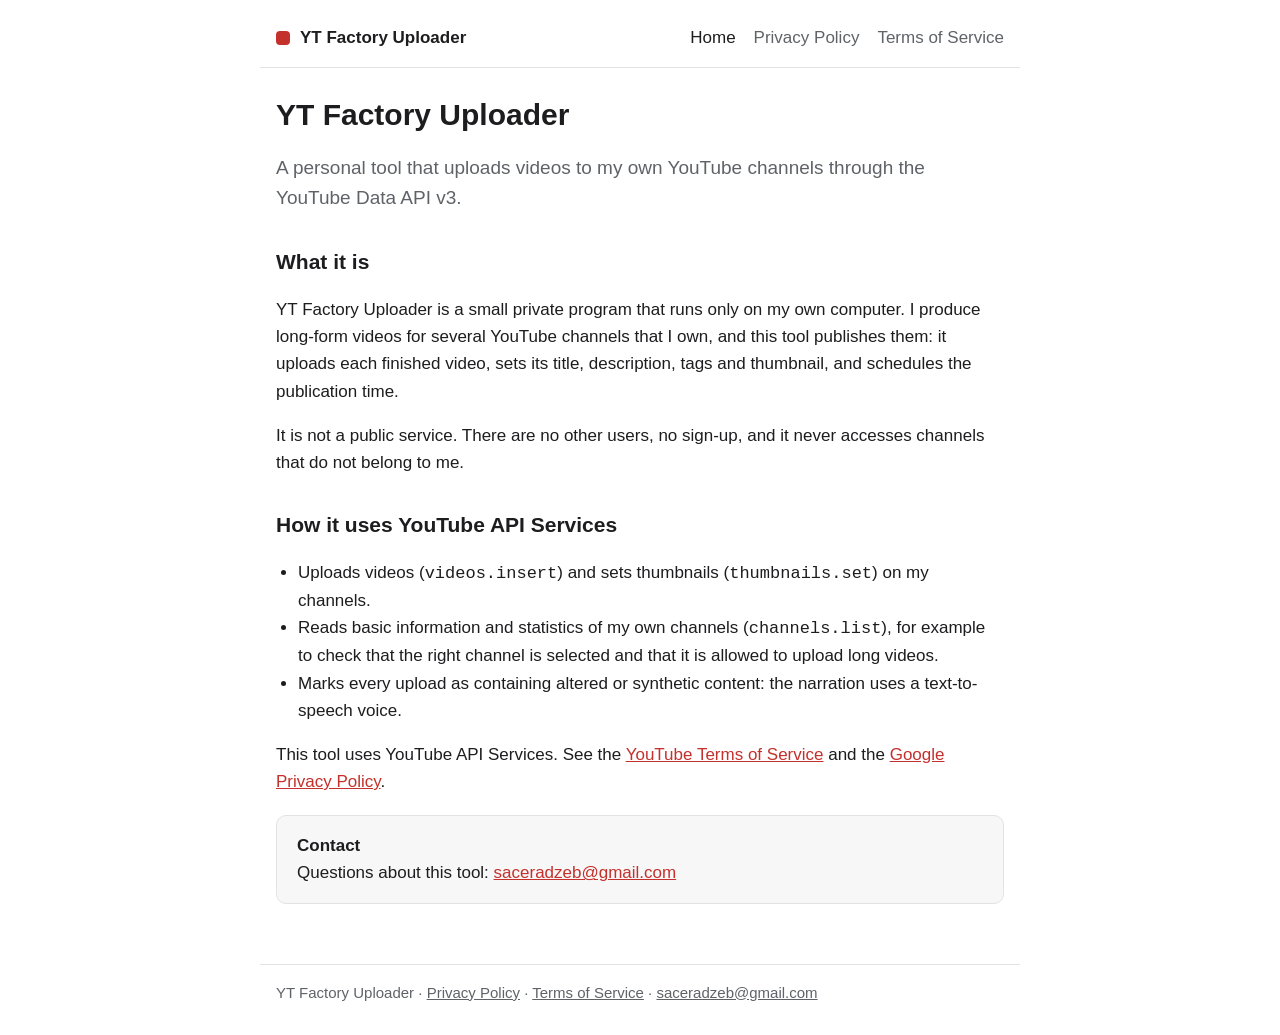
<file: index.html>
<!doctype html>
<html lang="en">
<head>
<meta charset="utf-8">
<meta name="viewport" content="width=device-width, initial-scale=1">
<title>YT Factory Uploader</title>
<meta name="description" content="YT Factory Uploader is a personal tool that uploads videos to its owner's own YouTube channels through the YouTube Data API.">
<link rel="stylesheet" href="style.css">
</head>
<body>
<header>
  <a class="brand" href="./"><span class="dot"></span>YT Factory Uploader</a>
  <nav>
    <a href="./" aria-current="page">Home</a>
    <a href="privacy.html">Privacy Policy</a>
    <a href="terms.html">Terms of Service</a>
  </nav>
</header>
<main>
  <h1>YT Factory Uploader</h1>
  <p class="lead">A personal tool that uploads videos to my own YouTube channels through the YouTube Data API v3.</p>

  <h2>What it is</h2>
  <p>YT Factory Uploader is a small private program that runs only on my own computer. I produce long-form videos
  for several YouTube channels that I own, and this tool publishes them: it uploads each finished video, sets its
  title, description, tags and thumbnail, and schedules the publication time.</p>
  <p>It is not a public service. There are no other users, no sign-up, and it never accesses channels that do not
  belong to me.</p>

  <h2>How it uses YouTube API Services</h2>
  <ul>
    <li>Uploads videos (<code>videos.insert</code>) and sets thumbnails (<code>thumbnails.set</code>) on my channels.</li>
    <li>Reads basic information and statistics of my own channels (<code>channels.list</code>), for example to check
      that the right channel is selected and that it is allowed to upload long videos.</li>
    <li>Marks every upload as containing altered or synthetic content: the narration uses a text-to-speech voice.</li>
  </ul>
  <p>This tool uses YouTube API Services. See the <a href="https://www.youtube.com/t/terms">YouTube Terms of Service</a>
  and the <a href="https://policies.google.com/privacy">Google Privacy Policy</a>.</p>

  <div class="card">
    <strong>Contact</strong><br>
    Questions about this tool: <a href="mailto:saceradzeb@gmail.com">saceradzeb@gmail.com</a>
  </div>
</main>
<footer>
  YT Factory Uploader · <a href="privacy.html">Privacy Policy</a> · <a href="terms.html">Terms of Service</a> ·
  <a href="mailto:saceradzeb@gmail.com">saceradzeb@gmail.com</a>
</footer>
</body>
</html>
</file>
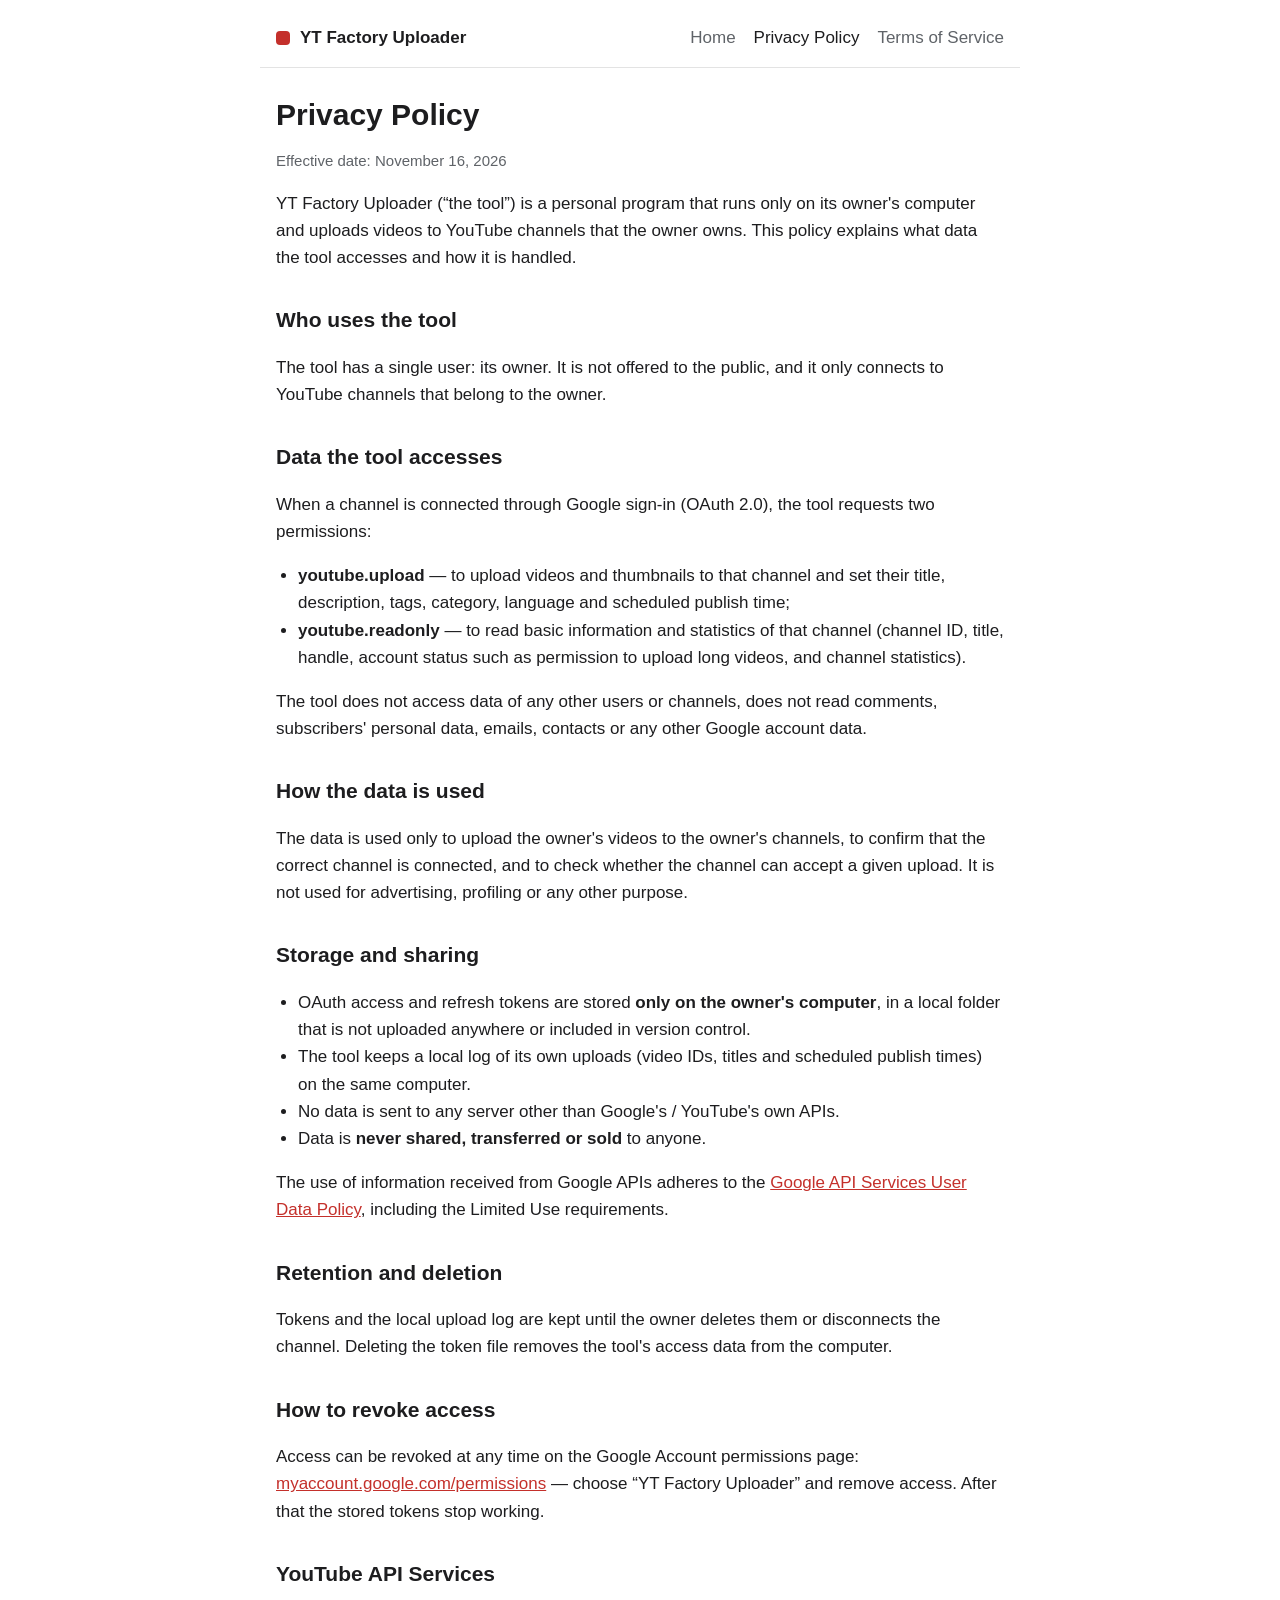
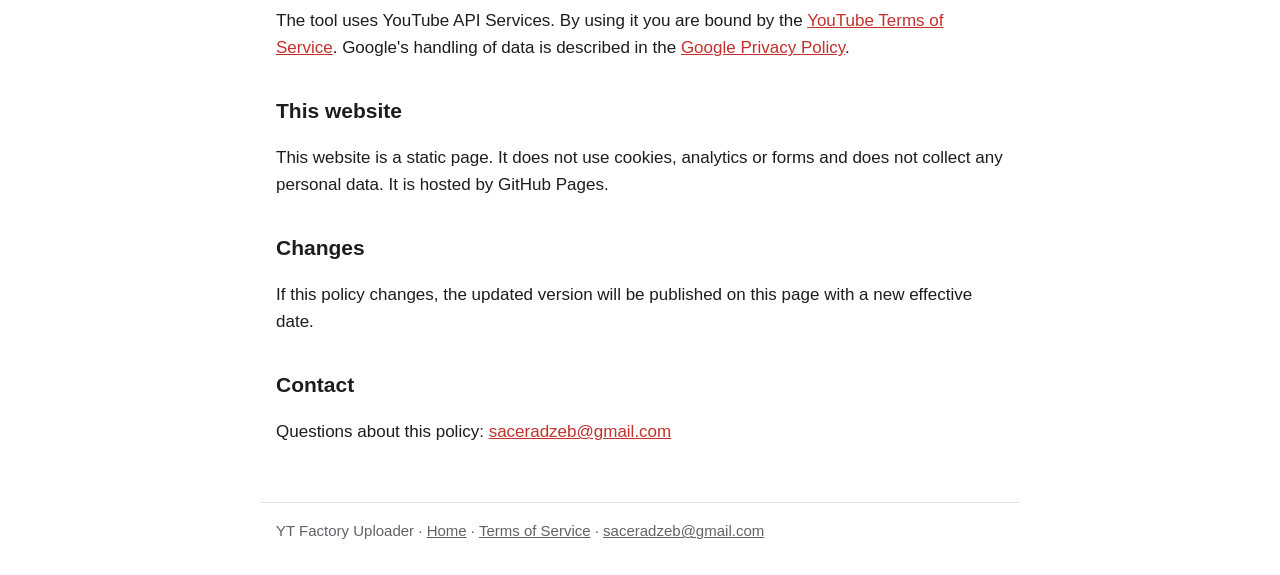
<file: privacy.html>
<!doctype html>
<html lang="en">
<head>
<meta charset="utf-8">
<meta name="viewport" content="width=device-width, initial-scale=1">
<title>Privacy Policy · YT Factory Uploader</title>
<meta name="description" content="Privacy Policy of YT Factory Uploader, a personal tool for uploading videos to its owner's own YouTube channels.">
<link rel="stylesheet" href="style.css">
</head>
<body>
<header>
  <a class="brand" href="./"><span class="dot"></span>YT Factory Uploader</a>
  <nav>
    <a href="./">Home</a>
    <a href="privacy.html" aria-current="page">Privacy Policy</a>
    <a href="terms.html">Terms of Service</a>
  </nav>
</header>
<main>
  <h1>Privacy Policy</h1>
  <p class="meta">Effective date: November 16, 2026</p>

  <p>YT Factory Uploader (“the tool”) is a personal program that runs only on its owner's computer and uploads
  videos to YouTube channels that the owner owns. This policy explains what data the tool accesses and how it is
  handled.</p>

  <h2>Who uses the tool</h2>
  <p>The tool has a single user: its owner. It is not offered to the public, and it only connects to YouTube
  channels that belong to the owner.</p>

  <h2>Data the tool accesses</h2>
  <p>When a channel is connected through Google sign-in (OAuth 2.0), the tool requests two permissions:</p>
  <ul>
    <li><strong>youtube.upload</strong> — to upload videos and thumbnails to that channel and set their title,
      description, tags, category, language and scheduled publish time;</li>
    <li><strong>youtube.readonly</strong> — to read basic information and statistics of that channel (channel ID,
      title, handle, account status such as permission to upload long videos, and channel statistics).</li>
  </ul>
  <p>The tool does not access data of any other users or channels, does not read comments, subscribers' personal
  data, emails, contacts or any other Google account data.</p>

  <h2>How the data is used</h2>
  <p>The data is used only to upload the owner's videos to the owner's channels, to confirm that the correct channel
  is connected, and to check whether the channel can accept a given upload. It is not used for advertising,
  profiling or any other purpose.</p>

  <h2>Storage and sharing</h2>
  <ul>
    <li>OAuth access and refresh tokens are stored <strong>only on the owner's computer</strong>, in a local folder
      that is not uploaded anywhere or included in version control.</li>
    <li>The tool keeps a local log of its own uploads (video IDs, titles and scheduled publish times) on the same
      computer.</li>
    <li>No data is sent to any server other than Google's / YouTube's own APIs.</li>
    <li>Data is <strong>never shared, transferred or sold</strong> to anyone.</li>
  </ul>
  <p>The use of information received from Google APIs adheres to the
  <a href="https://developers.google.com/terms/api-services-user-data-policy">Google API Services User Data Policy</a>,
  including the Limited Use requirements.</p>

  <h2>Retention and deletion</h2>
  <p>Tokens and the local upload log are kept until the owner deletes them or disconnects the channel. Deleting the
  token file removes the tool's access data from the computer.</p>

  <h2>How to revoke access</h2>
  <p>Access can be revoked at any time on the Google Account permissions page:
  <a href="https://myaccount.google.com/permissions">myaccount.google.com/permissions</a> — choose
  “YT Factory Uploader” and remove access. After that the stored tokens stop working.</p>

  <h2>YouTube API Services</h2>
  <p>The tool uses YouTube API Services. By using it you are bound by the
  <a href="https://www.youtube.com/t/terms">YouTube Terms of Service</a>. Google's handling of data is described in
  the <a href="https://policies.google.com/privacy">Google Privacy Policy</a>.</p>

  <h2>This website</h2>
  <p>This website is a static page. It does not use cookies, analytics or forms and does not collect any personal
  data. It is hosted by GitHub Pages.</p>

  <h2>Changes</h2>
  <p>If this policy changes, the updated version will be published on this page with a new effective date.</p>

  <h2>Contact</h2>
  <p>Questions about this policy: <a href="mailto:saceradzeb@gmail.com">saceradzeb@gmail.com</a></p>
</main>
<footer>
  YT Factory Uploader · <a href="./">Home</a> · <a href="terms.html">Terms of Service</a> ·
  <a href="mailto:saceradzeb@gmail.com">saceradzeb@gmail.com</a>
</footer>
</body>
</html>
</file>
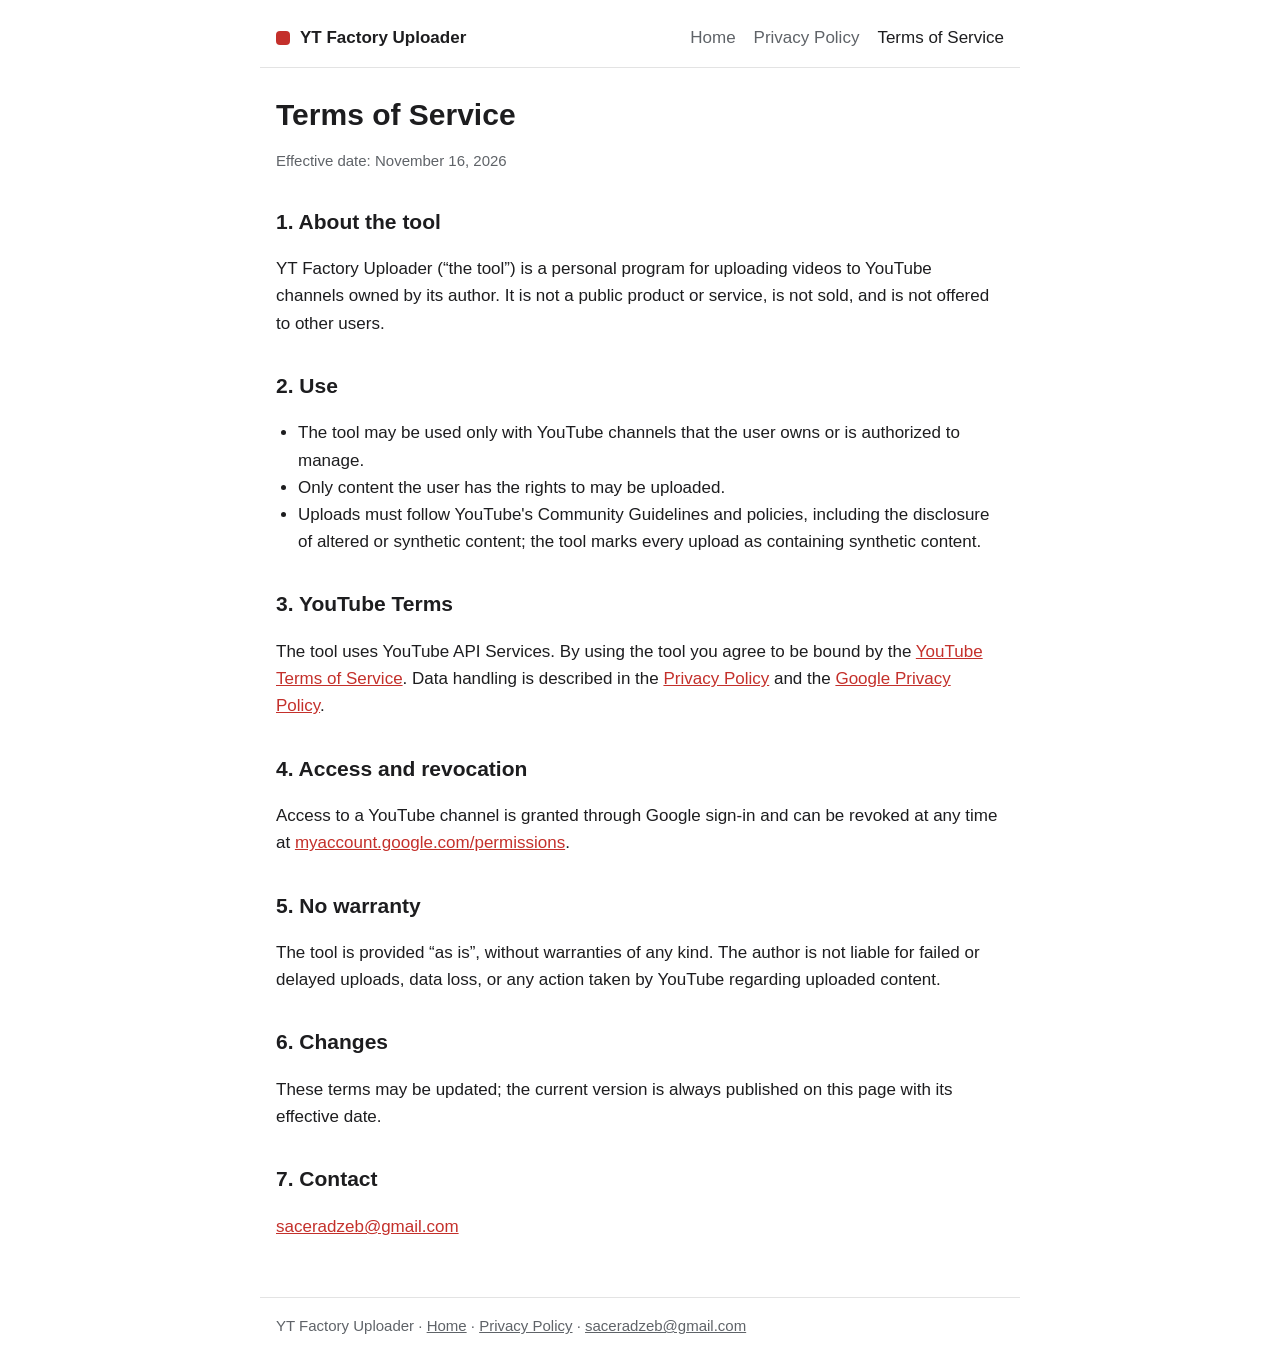
<file: terms.html>
<!doctype html>
<html lang="en">
<head>
<meta charset="utf-8">
<meta name="viewport" content="width=device-width, initial-scale=1">
<title>Terms of Service · YT Factory Uploader</title>
<meta name="description" content="Terms of Service of YT Factory Uploader, a personal tool for uploading videos to its owner's own YouTube channels.">
<link rel="stylesheet" href="style.css">
</head>
<body>
<header>
  <a class="brand" href="./"><span class="dot"></span>YT Factory Uploader</a>
  <nav>
    <a href="./">Home</a>
    <a href="privacy.html">Privacy Policy</a>
    <a href="terms.html" aria-current="page">Terms of Service</a>
  </nav>
</header>
<main>
  <h1>Terms of Service</h1>
  <p class="meta">Effective date: November 16, 2026</p>

  <h2>1. About the tool</h2>
  <p>YT Factory Uploader (“the tool”) is a personal program for uploading videos to YouTube channels owned by its
  author. It is not a public product or service, is not sold, and is not offered to other users.</p>

  <h2>2. Use</h2>
  <ul>
    <li>The tool may be used only with YouTube channels that the user owns or is authorized to manage.</li>
    <li>Only content the user has the rights to may be uploaded.</li>
    <li>Uploads must follow YouTube's Community Guidelines and policies, including the disclosure of altered or
      synthetic content; the tool marks every upload as containing synthetic content.</li>
  </ul>

  <h2>3. YouTube Terms</h2>
  <p>The tool uses YouTube API Services. By using the tool you agree to be bound by the
  <a href="https://www.youtube.com/t/terms">YouTube Terms of Service</a>. Data handling is described in the
  <a href="privacy.html">Privacy Policy</a> and the <a href="https://policies.google.com/privacy">Google Privacy Policy</a>.</p>

  <h2>4. Access and revocation</h2>
  <p>Access to a YouTube channel is granted through Google sign-in and can be revoked at any time at
  <a href="https://myaccount.google.com/permissions">myaccount.google.com/permissions</a>.</p>

  <h2>5. No warranty</h2>
  <p>The tool is provided “as is”, without warranties of any kind. The author is not liable for failed or delayed
  uploads, data loss, or any action taken by YouTube regarding uploaded content.</p>

  <h2>6. Changes</h2>
  <p>These terms may be updated; the current version is always published on this page with its effective date.</p>

  <h2>7. Contact</h2>
  <p><a href="mailto:saceradzeb@gmail.com">saceradzeb@gmail.com</a></p>
</main>
<footer>
  YT Factory Uploader · <a href="./">Home</a> · <a href="privacy.html">Privacy Policy</a> ·
  <a href="mailto:saceradzeb@gmail.com">saceradzeb@gmail.com</a>
</footer>
</body>
</html>
</file>
<file: style.css>
:root {
  --bg: #ffffff;
  --text: #1d1d1f;
  --muted: #5f6368;
  --accent: #c4302b;
  --line: #e3e3e3;
  --card: #f7f7f8;
}
@media (prefers-color-scheme: dark) {
  :root {
    --bg: #141416;
    --text: #ececef;
    --muted: #a0a0a8;
    --accent: #ff6b63;
    --line: #2c2c31;
    --card: #1c1c20;
  }
}
* { box-sizing: border-box; }
html { -webkit-text-size-adjust: 100%; }
body {
  margin: 0;
  background: var(--bg);
  color: var(--text);
  font: 17px/1.6 -apple-system, BlinkMacSystemFont, "Segoe UI", Roboto, Helvetica, Arial, sans-serif;
}
header, main, footer { max-width: 760px; margin: 0 auto; padding: 0 16px; }
header {
  display: flex; flex-wrap: wrap; align-items: center; justify-content: space-between; gap: 8px 20px;
  padding-top: 24px; padding-bottom: 16px; border-bottom: 1px solid var(--line);
}
.brand { font-weight: 700; color: var(--text); text-decoration: none; display: flex; align-items: center; gap: 10px; }
.brand .dot { width: 14px; height: 14px; border-radius: 4px; background: var(--accent); display: inline-block; }
nav { display: flex; flex-wrap: wrap; gap: 4px 18px; }
nav a { color: var(--muted); text-decoration: none; }
nav a:hover, nav a[aria-current="page"] { color: var(--text); }
main { padding-top: 28px; padding-bottom: 40px; }
h1 { font-size: 30px; line-height: 1.25; margin: 0 0 8px; }
h2 { font-size: 21px; margin: 32px 0 8px; }
p, li { color: var(--text); }
.lead { font-size: 19px; color: var(--muted); }
.meta { color: var(--muted); font-size: 15px; }
.card { background: var(--card); border: 1px solid var(--line); border-radius: 10px; padding: 16px 20px; margin: 20px 0; }
a { color: var(--accent); overflow-wrap: anywhere; }
ul { padding-left: 22px; }
footer { border-top: 1px solid var(--line); padding-top: 16px; padding-bottom: 32px; color: var(--muted); font-size: 15px; }
footer a { color: var(--muted); }
</file>
